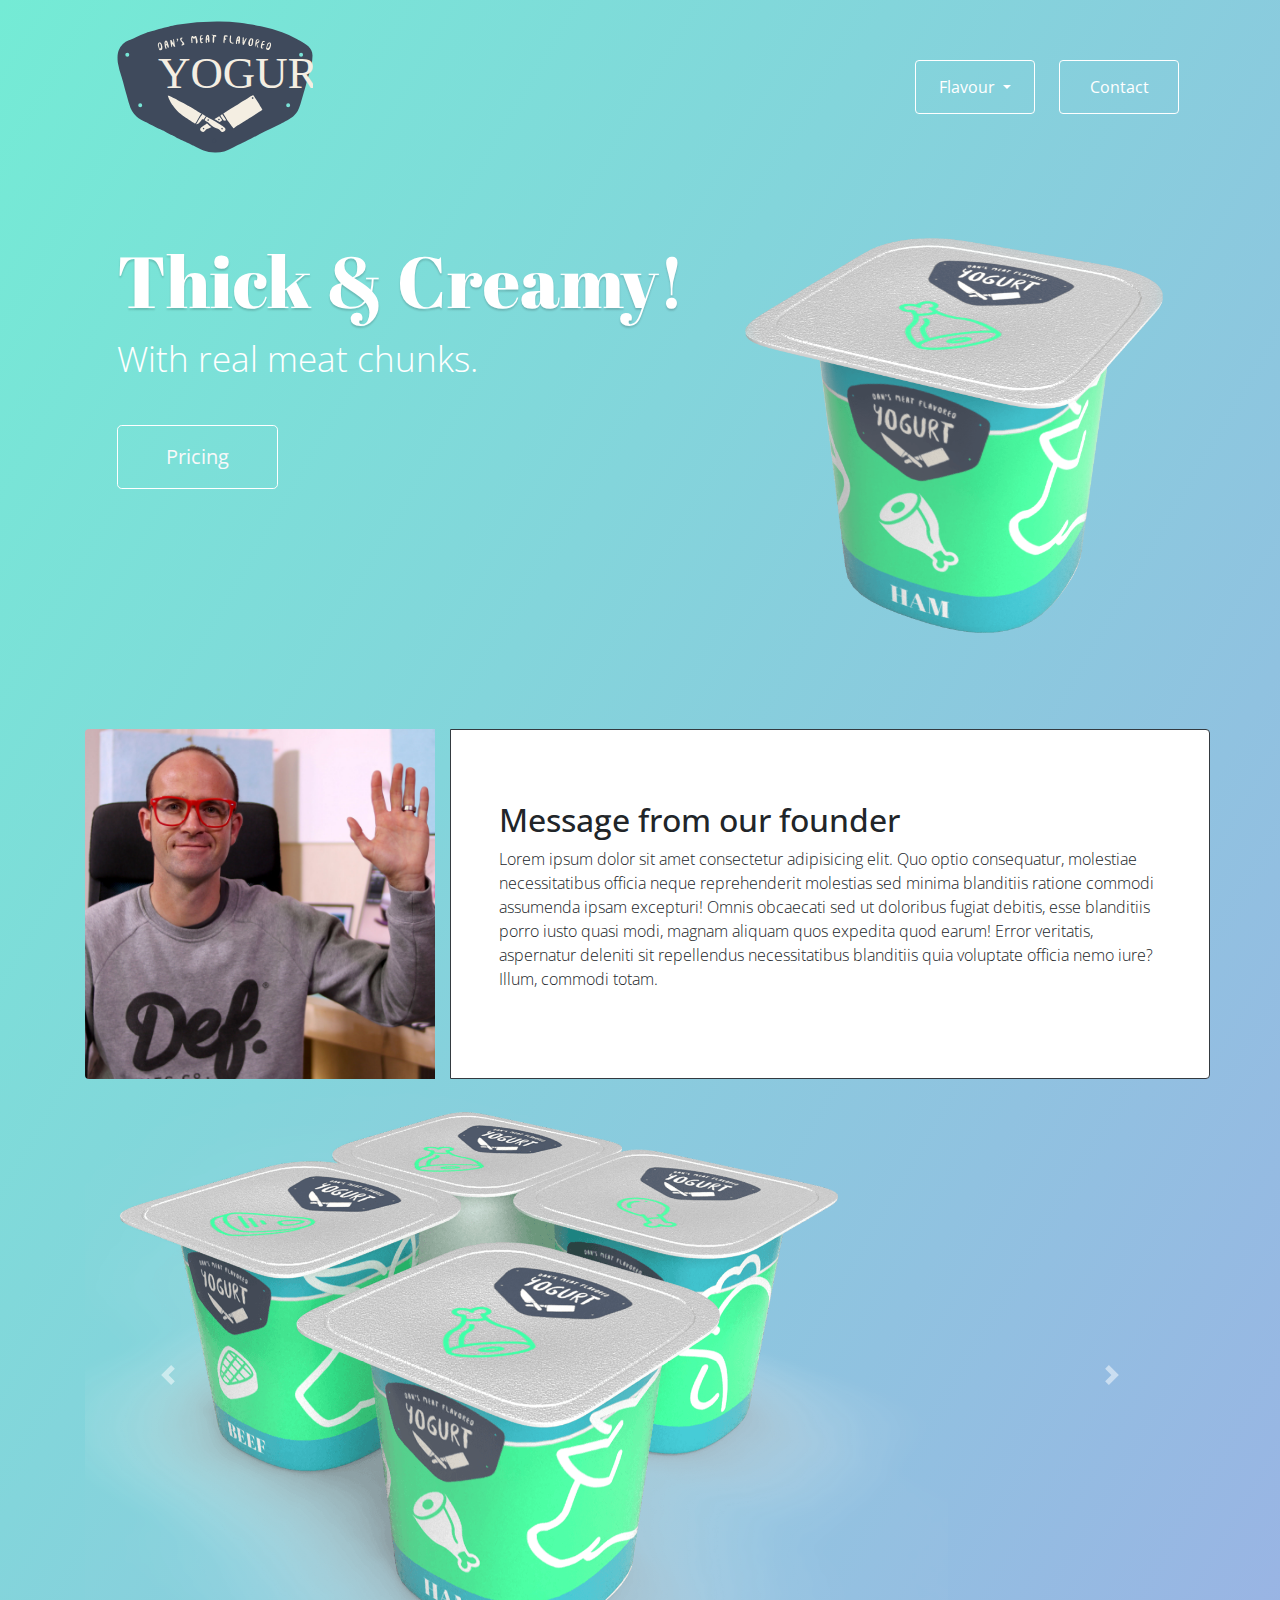
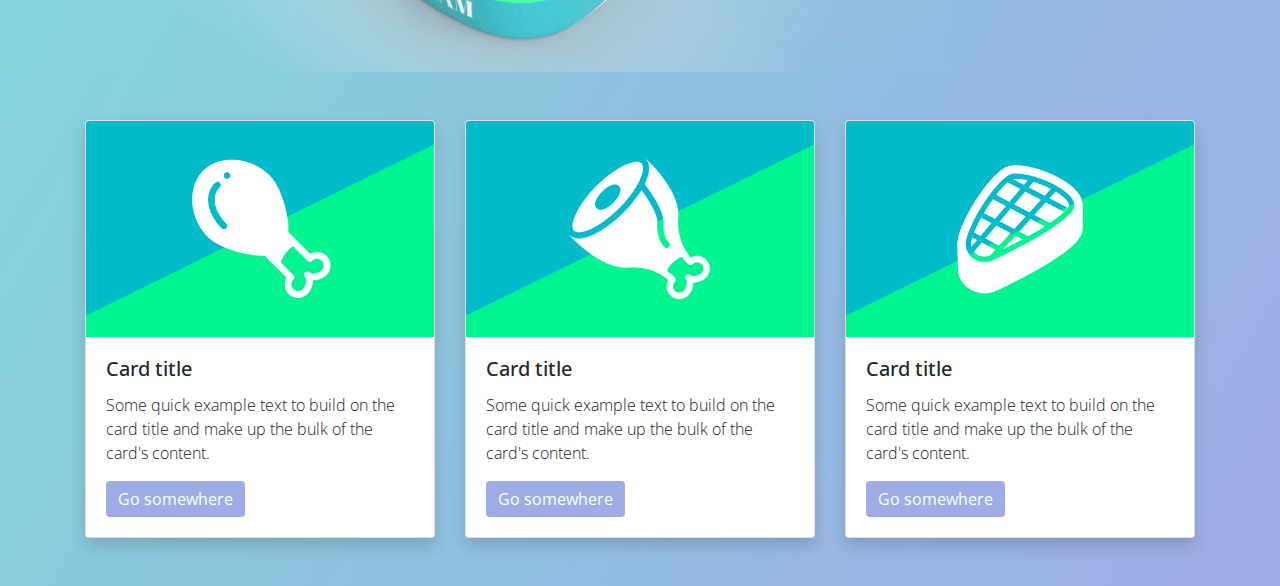
<file: index.html>
<!DOCTYPE html>
<html lang="en">
<head>
    <meta charset="UTF-8">
    <!-- remember to add "shrink-to-fit=no" to content for consistence across browsers -->
    <meta name="viewport" content="width=device-width, initial-scale=1.0 shrink-to-fit=no">
    <title>Document</title>

    <!-- These are my fonts -->
    <link href="https://fonts.googleapis.com/css2?family=Abril+Fatface&family=Open+Sans:wght@300;700&display=swap" rel="stylesheet">

    <!-- This is the Bootstrap CSS -->
    <link rel="stylesheet" href="https://stackpath.bootstrapcdn.com/bootstrap/4.4.1/css/bootstrap.min.css" integrity="sha384-Vkoo8x4CGsO3+Hhxv8T/Q5PaXtkKtu6ug5TOeNV6gBiFeWPGFN9MuhOf23Q9Ifjh" crossorigin="anonymous">
    <!-- my style sheet -->
    <link rel="stylesheet" href="style.css">
</head>
<body>
    
    <div class="container">
        <!-- Navigation -->
        <nav class="navbar navbar-expand-lg navbar-dark bg-transparent">

          <nav class="navbar navbar-light bg-transparent">
            <a class="navbar-brand" href="index.html">
              <img src="images/logo-dans-meat-yogurt.svg" alt="" >
            </a>
          </nav>

          <!-- MOBILE USERS BURGER MENU -->
            <button class="navbar-toggler" type="button" data-toggle="collapse" data-target="#navbarSupportedContent" aria-controls="navbarSupportedContent" aria-expanded="false" aria-label="Toggle navigation">
              <span class="navbar-toggler-icon"></span>
            </button>
          
            <div class="collapse navbar-collapse" id="navbarSupportedContent">
              <ul class="navbar-nav ml-auto float-right">

                <!-- BUTTON DROPDOWN -->
                <li class="btn btn-outline-light mr-4 nav-item dropdown" style="width: 120px;">
                  <a class="nav-link dropdown-toggle text-white" href="#" id="navbarDropdown" role="button" data-toggle="dropdown" aria-haspopup="true" aria-expanded="false">
                    Flavour
                  </a>
                  <div class="dropdown-menu" aria-labelledby="navbarDropdown">
                    <a class="dropdown-item" href="#">Ham</a>
                    <a class="dropdown-item" href="#">Beef</a>
                    <a class="dropdown-item" href="#">Chicken</a>
                  </div>
                </li>

                <!-- BUTTON NORMAL -->
                <li class="nav-item btn btn-outline-light" style="width: 120px;">
                 <a class="nav-link text-white" href="#">Contact</a>
                </li>
                
              </ul>
            
            </div>
        </nav>

        <!-- Jumbotron -->
        <div class="jumbotron">
          <div class="row">
            <div class="col-12 col-md-7 text-center text-md-left">
              <h1 class="display-3 text-white">Thick & Creamy!</h1>
              <p class="lead">With real meat chunks.</p>
              <a class="btn btn-outline-light btn-lg mt-4 px-5 py-3 mb-5 mb-md-0" href="#" role="button">Pricing</a>
            </div>

              <div class="col">
                <img src="images/hero1.png" alt="Dan's meat Yougurt" class="float-right img-fluid">
              </div>
          </div>

        </div>

        <!-- Founders Message -->
        <div class="row">
          <div class="col-12 col-md-4">
            <img src="images/headshot-dan.jpg" class="img-fluid rounded-left border-lg border-0" alt="Dan Walter Scott- Meat Yogurt Founder">

          </div>
          <div class="col-12 col-md-8 bg-white p-5 d-flex align-items-center border border-dark border-lg rounded-right ">
            <section>
              <h2>Message from our founder</h2>
              <p>Lorem ipsum dolor sit amet consectetur adipisicing elit. Quo optio consequatur, molestiae necessitatibus officia neque reprehenderit molestias sed minima blanditiis ratione commodi assumenda ipsam excepturi! Omnis obcaecati sed ut doloribus fugiat debitis, esse blanditiis porro iusto quasi modi, magnam aliquam quos expedita quod earum! Error veritatis, aspernatur deleniti sit repellendus necessitatibus blanditiis quia voluptate officia nemo iure? Illum, commodi totam.
              </p>
            </section>

          </div>
        </div>

        <!-- Carousel -->
        <div id="carouselExampleInterval" class="carousel slide d-none d-md-block carousel-fade" data-ride="carousel">
            <div class="carousel-inner">
              <div class="carousel-item active" data-interval="1500">
                <img src="images/yogurt-1.png" class="d-block w-100" alt="...">
              </div>
              <div class="carousel-item" data-interval="1500">
                <img src="images/yogurt-2.png" class="d-block w-100" alt="...">
              </div>
              <div class="carousel-item"  data-interval="1500">
                <img src="images/yogurt-3.png" class="d-block w-100" alt="...">
              </div>
            </div>
            <a class="carousel-control-prev" href="#carouselExampleInterval" role="button" data-slide="prev">
              <span class="carousel-control-prev-icon" aria-hidden="true"></span>
              <span class="sr-only">Previous</span>
            </a>
            <a class="carousel-control-next" href="#carouselExampleInterval" role="button" data-slide="next">
              <span class="carousel-control-next-icon" aria-hidden="true"></span>
              <span class="sr-only">Next</span>
            </a>
          </div>

          <!-- Cards -->
          <div class="card-deck my-5">
            
            	<div class="card shadow" style="width: 18rem;">
            	  <img src="images/product1.png" class="card-img-top" alt="...">
            	  <div class="card-body">
            	    <h5 class="card-title">Card title</h5>
            	    <p class="card-text">Some quick example text to build on the card title and make up the bulk of the card's content.</p>
            	    <a href="#" class="btn btn-primary stretched-link">Go somewhere</a>
            	  </div>
              </div>
            
              <div class="card shadow" style="width: 18rem;">
            	  <img src="images/product2.png" class="card-img-top" alt="...">
            	  <div class="card-body">
            	    <h5 class="card-title">Card title</h5>
            	    <p class="card-text">Some quick example text to build on the card title and make up the bulk of the card's content.</p>
            	    <a href="#" class="btn btn-primary stretched-link">Go somewhere</a>
            	  </div>
            	</div>
            	<div class="card shadow" style="width: 18rem;">
            	  <img src="images/product3.png" class="card-img-top" alt="...">
            	  <div class="card-body">
            	    <h5 class="card-title">Card title</h5>
            	    <p class="card-text">Some quick example text to build on the card title and make up the bulk of the card's content.</p>
            	    <a href="#" class="btn btn-primary stretched-link">Go somewhere</a>
            	  </div>
            	</div>
          </div>

    </div>




    <!-- This is the Bootstrap JS -->
    <script src="https://code.jquery.com/jquery-3.4.1.slim.min.js"
        integrity="sha384-J6qa4849blE2+poT4WnyKhv5vZF5SrPo0iEjwBvKU7imGFAV0wwj1yYfoRSJoZ+n"
        crossorigin="anonymous"></script>
    <script src="https://cdn.jsdelivr.net/npm/popper.js@1.16.0/dist/umd/popper.min.js"
        integrity="sha384-Q6E9RHvbIyZFJoft+2mJbHaEWldlvI9IOYy5n3zV9zzTtmI3UksdQRVvoxMfooAo"
        crossorigin="anonymous"></script>
    <script src="https://stackpath.bootstrapcdn.com/bootstrap/4.4.1/js/bootstrap.min.js"
        integrity="sha384-wfSDF2E50Y2D1uUdj0O3uMBJnjuUD4Ih7YwaYd1iqfktj0Uod8GCExl3Og8ifwB6"
        crossorigin="anonymous"></script>
</body>
</html>
</file>
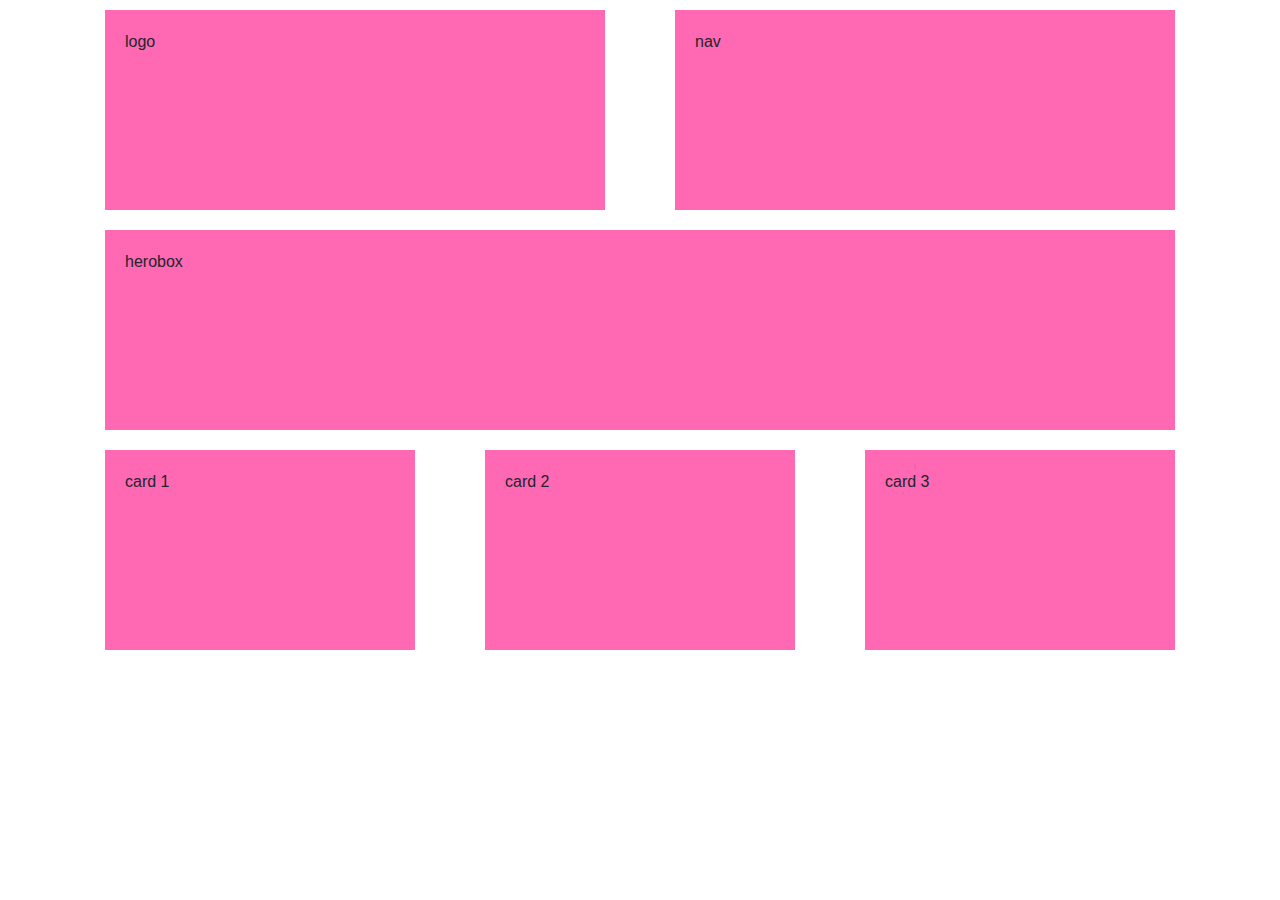
<file: layout-a.html>
<!DOCTYPE html>
<html lang="en">
<head>
    <meta charset="UTF-8">
    <meta name="viewport" content="width=device-width, initial-scale=1.0 shrink-to-fit=no">
    <title>Document</title>

    <!-- This is the Bootstrap CSS -->
    <link rel="stylesheet" href="https://stackpath.bootstrapcdn.com/bootstrap/4.4.1/css/bootstrap.min.css" integrity="sha384-Vkoo8x4CGsO3+Hhxv8T/Q5PaXtkKtu6ug5TOeNV6gBiFeWPGFN9MuhOf23Q9Ifjh" crossorigin="anonymous">

    <style>
        .mybox{
            background-color: hotpink;
            min-height: 200px;
            margin: 10px 20px;
            padding: 20px;
        }
    </style>
</head>
<body>
    <div class="container">
        <div class="row">
            <div class="col">
                <div class="mybox">logo</div>
            </div>
            <div class="col">
                <div class="mybox">nav</div>
            </div>
        </div>


        <div class="row">
            <div class="col">
                <div class="mybox">herobox</div>
            </div>
        </div>

        <div class="row">
            <div class="col"><div class="mybox">card 1</div></div>
            <div class="col"><div class="mybox">card 2</div></div>
            <div class="col"><div class="mybox">card 3</div></div>
        </div>
    </div>
</body>
</html>
</file>
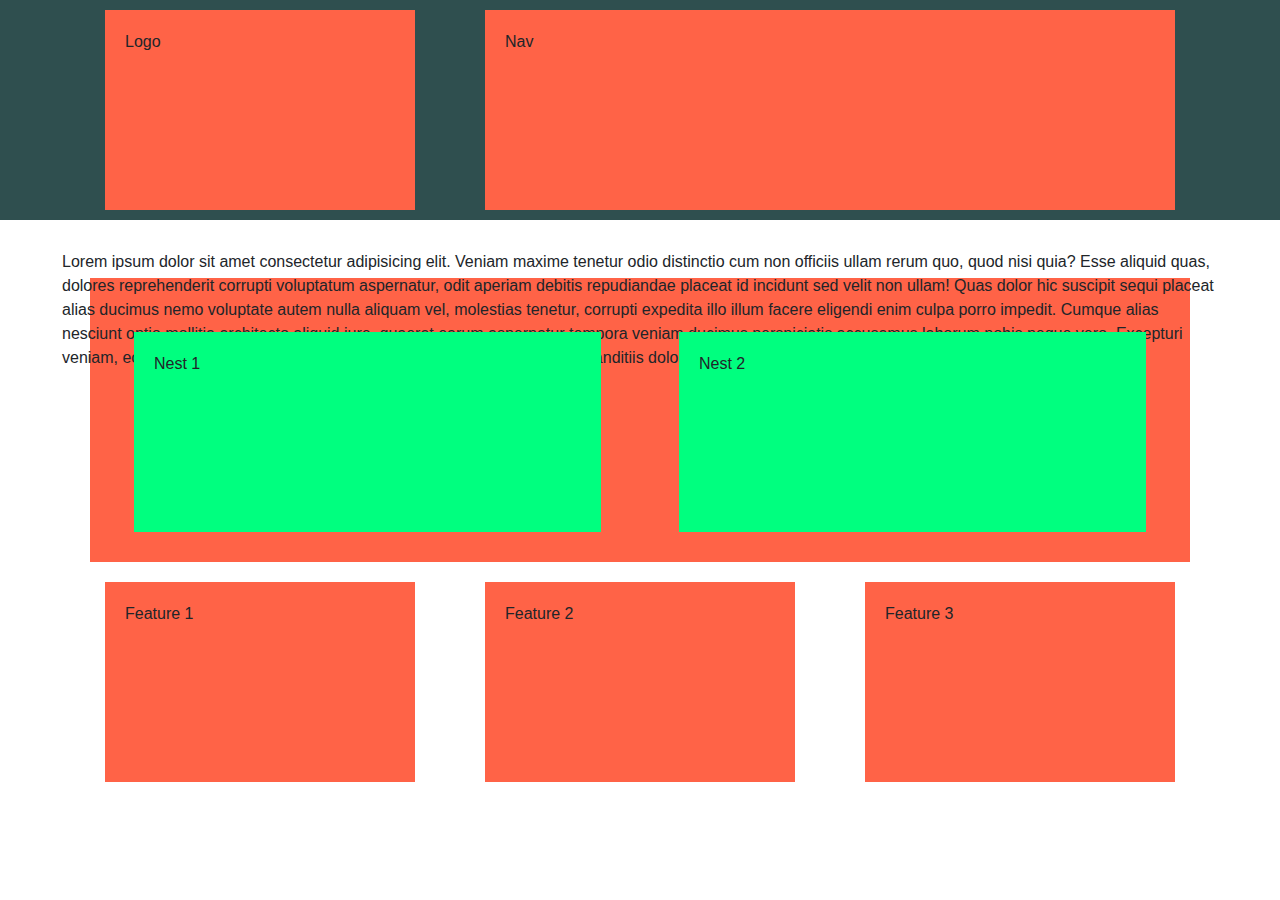
<file: layout-b.html>
<!DOCTYPE html>
<html lang="en">
<head>
    <meta charset="UTF-8">
    <meta name="viewport" content="width=device-width, initial-scale=1.0 shrink-to-fit=no">
    <title>Document</title>

    <!-- This is the Bootstrap CSS -->
    <link rel="stylesheet" href="https://stackpath.bootstrapcdn.com/bootstrap/4.4.1/css/bootstrap.min.css" integrity="sha384-Vkoo8x4CGsO3+Hhxv8T/Q5PaXtkKtu6ug5TOeNV6gBiFeWPGFN9MuhOf23Q9Ifjh" crossorigin="anonymous">

    <style>
        .mybox1{
            background-color: tomato;
            min-height: 200px;
            margin: 10px 20px;
            padding: 20px;
        }

        .mybox2{
            background-color: springgreen;
            min-height: 200px;
            margin: 10px 20px;
            padding: 20px;
        }

        .mybg1{
            background-color: darkslategray;

        }


    </style>
</head>
<body>
    <header class="fuild-container mybg1 mb-5"> 
        <div class="container">
            <div class="row">
                <div class="col-4">
                    <div class="mybox1">Logo</div>
                </div>
                <nav class="col">
                    <div class="mybox1">Nav</div>
                </nav>
            </div>
        </div>
    </header>

<div class="container">
    <div class="row">
        <div class="mybox1">
            <p class="m-5 m-md-0 m-lg-n5">Lorem ipsum dolor sit amet consectetur adipisicing elit. Veniam maxime tenetur odio distinctio cum non
                officiis ullam rerum quo, quod nisi quia? Esse aliquid quas, dolores reprehenderit corrupti voluptatum
                aspernatur, odit aperiam debitis repudiandae placeat id incidunt sed velit non ullam! Quas dolor hic
                suscipit sequi placeat alias ducimus nemo voluptate autem nulla aliquam vel, molestias tenetur, corrupti
                expedita illo illum facere eligendi enim culpa porro impedit. Cumque alias nesciunt optio mollitia
                architecto aliquid iure, quaerat earum aspernatur tempora veniam ducimus perspiciatis accusamus laborum
                nobis neque vero. Excepturi veniam, eos maiores assumenda nemo at consequatur eveniet, optio qui
                blanditiis dolorem!</p>
                <div class="row">
                    <div class="col"><div class="mybox2 mx-4">Nest 1</div></div>
                    <div class="col"><div class="mybox2 mx-4">Nest 2</div></div>
                </div>
        </div>
    </div>

    <div class="row mb-5">
        <div class="col">
            <div class="mybox1">Feature 1</div>
        </div>
        <div class="col">
            <div class="mybox1">Feature 2</div>
        </div>
        <div class="col">
            <div class="mybox1">Feature 3</div>
        </div>
    </div>
</div>
    
</body>
</html>
</file>
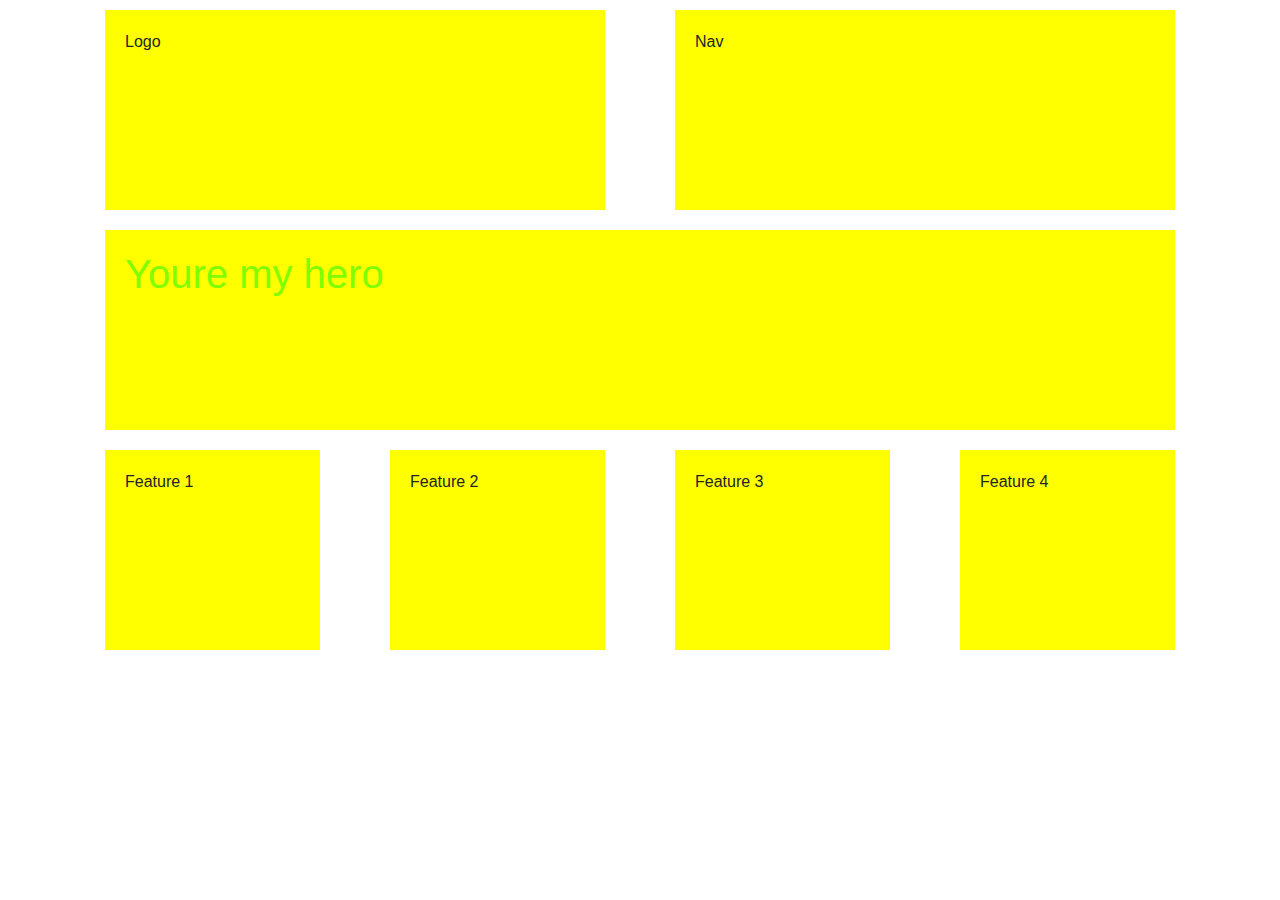
<file: layout-c.html>
<!DOCTYPE html>
<html lang="en">
<head>
    <meta charset="UTF-8">
    <meta name="viewport" content="width=device-width, initial-scale=1.0 shrink-to-fit=no">
    <title>Document</title>

    <!-- This is the Bootstrap CSS -->
    <link rel="stylesheet" href="https://stackpath.bootstrapcdn.com/bootstrap/4.4.1/css/bootstrap.min.css" integrity="sha384-Vkoo8x4CGsO3+Hhxv8T/Q5PaXtkKtu6ug5TOeNV6gBiFeWPGFN9MuhOf23Q9Ifjh" crossorigin="anonymous">

    <link rel="stylesheet" href="layout-c.css">

</head>
<body>

    <header class="container">
        <div class="row">
            <div class="col-12 col-md-6">
                <div class="mybox">Logo</div>
            </div>
            <div class="col">
                <nav class="mybox">Nav</nav>
            </div>
        </div>
    
        <main class="row">
            <div class="col">
                <div class="mybox">
                    <h1>Youre my hero</h1>
                </div>
            </div>
        </main>
        <div class="row">
            <div class="col-12 col-md-4 col-lg-3"><div class="mybox">Feature 1</div></div>
            <div class="col-12 col-md-4 col-lg-3"><div class="mybox">Feature 2</div></div>
            <div class="col-12 col-md-4 col-lg-3"><div class="mybox">Feature 3</div></div>
            <div class="col-12 d-md-none d-lg-block col-lg-3"><div class="mybox">Feature 4</div></div>
        </div>
    </header>
</body>
</html>
</file>
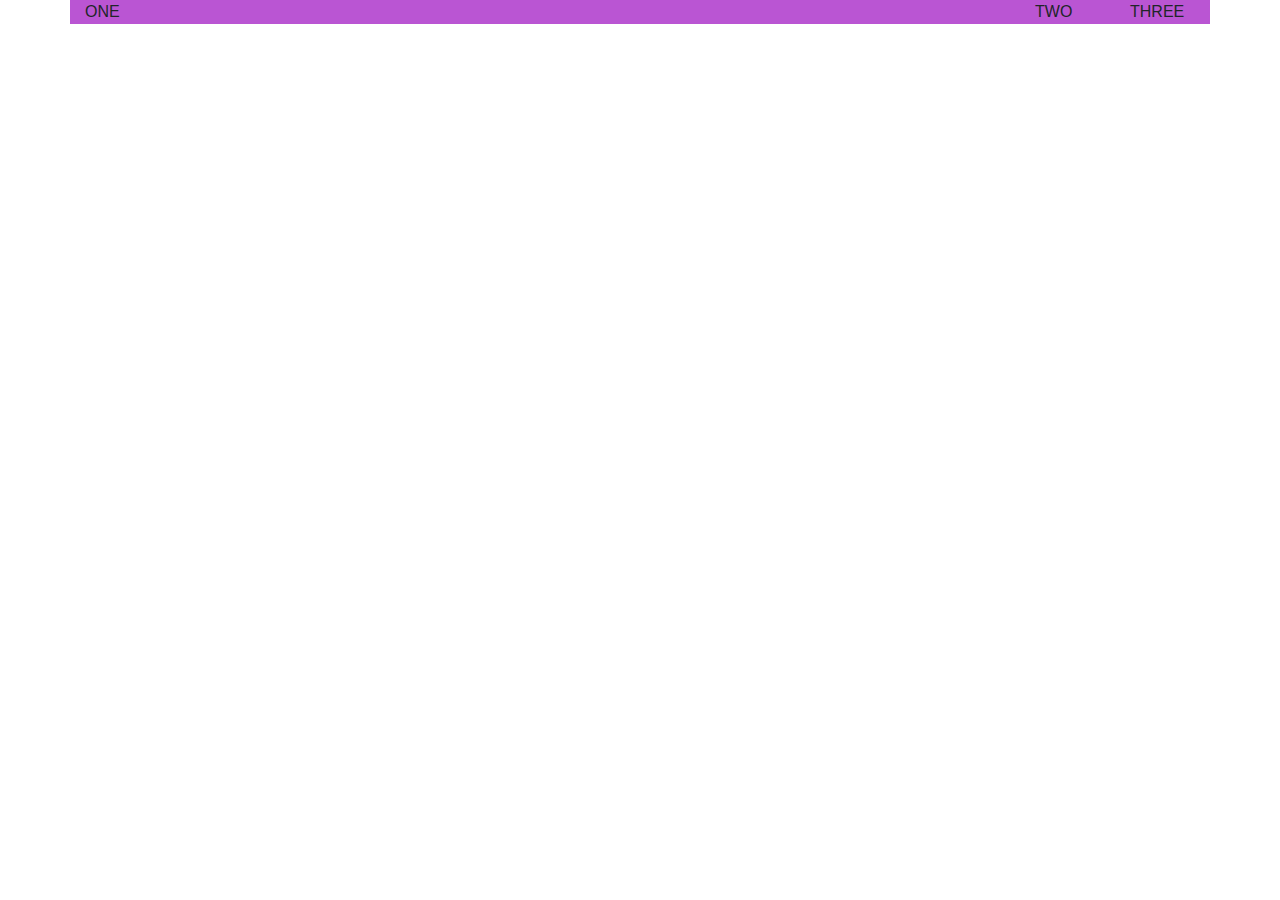
<file: overveiw-layout.html>
<!DOCTYPE html>
<html lang="en">
<head>
    <meta charset="UTF-8">
    <meta name="viewport" content="width=device-width, initial-scale=1.0 shrink-to-fit=no">
    <title>Document</title>
    <link rel="stylesheet" href="https://stackpath.bootstrapcdn.com/bootstrap/4.4.1/css/bootstrap.min.css" integrity="sha384-Vkoo8x4CGsO3+Hhxv8T/Q5PaXtkKtu6ug5TOeNV6gBiFeWPGFN9MuhOf23Q9Ifjh" crossorigin="anonymous">


    <style>
        .container{
            background-color: mediumorchid;
        }
    </style>
</head>

<body>
<div class="container">
    <div class="row">
        <div class="col-lg-10 col-sm-6 col-4">ONE</div>
        <div class="col-lg-1 col-sm-3 col-4">TWO</div>
        <div class="col-lg-1 col-sm-3 col-4">THREE</div>
    </div>
    
</div>
    
</body>
</html>
</file>
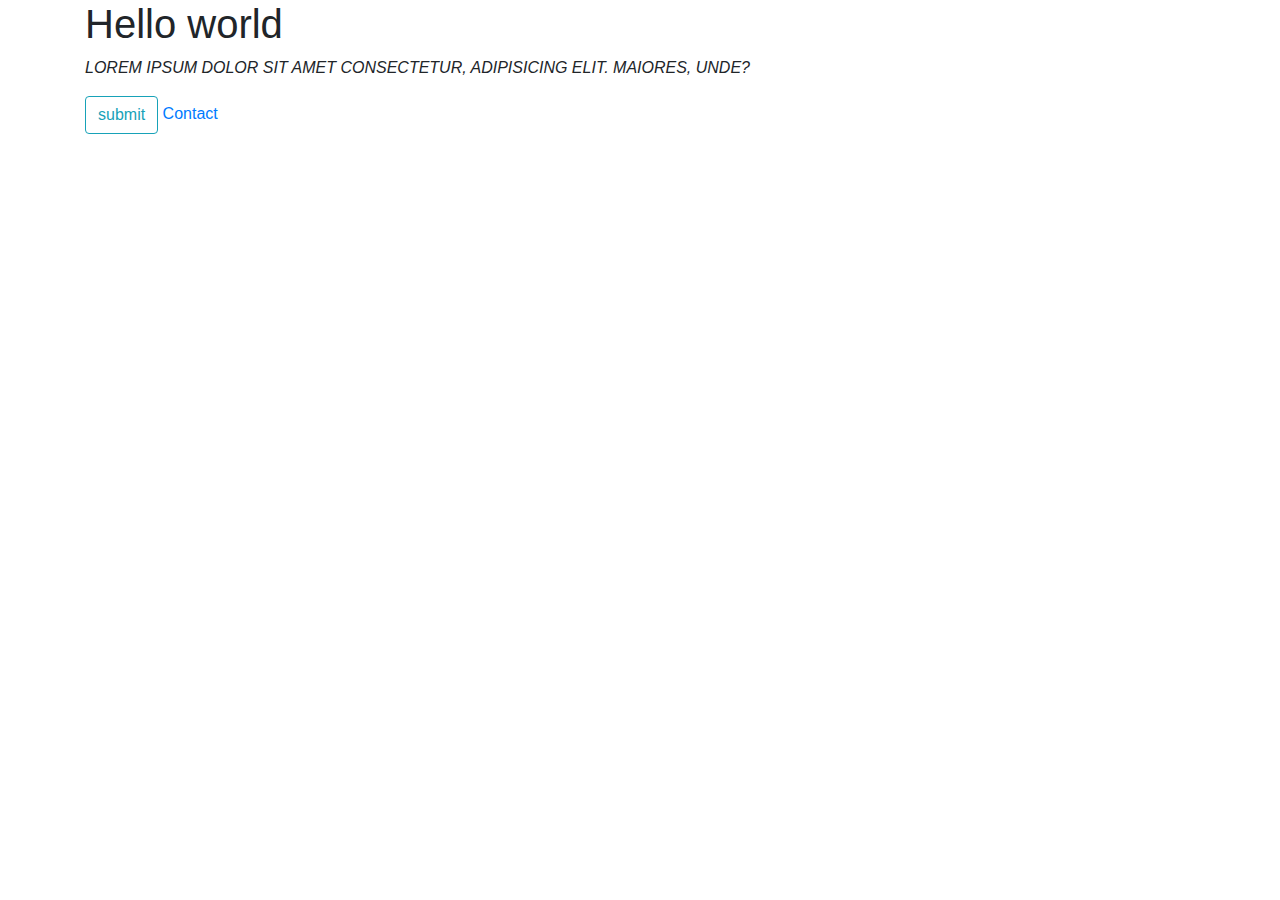
<file: overview-style.html>
<!DOCTYPE html>
<html lang="en">
<head>
    <meta charset="UTF-8">
    <!-- remember to add "shrink-to-fit=no" to content for consistence across browsers -->
    <meta name="viewport" content="width=device-width, initial-scale=1.0 shrink-to-fit=no">
    <title>Document</title>

    <!-- This is the Bootstrap CSS -->
    <link rel="stylesheet" href="https://stackpath.bootstrapcdn.com/bootstrap/4.4.1/css/bootstrap.min.css" integrity="sha384-Vkoo8x4CGsO3+Hhxv8T/Q5PaXtkKtu6ug5TOeNV6gBiFeWPGFN9MuhOf23Q9Ifjh" crossorigin="anonymous">
</head>
<body>
    
    <div class="container">
        <h1>Hello world</h1>
        <p class="text-uppercase font-italic">Lorem ipsum dolor sit amet consectetur, adipisicing elit. Maiores, unde?</p>
        <button type="button" class="btn btn-outline-info">submit</button>
        <a href="#">Contact</a>
    </div>




    <!-- This is the Bootstrap JS -->
    <script src="https://code.jquery.com/jquery-3.4.1.slim.min.js"
        integrity="sha384-J6qa4849blE2+poT4WnyKhv5vZF5SrPo0iEjwBvKU7imGFAV0wwj1yYfoRSJoZ+n"
        crossorigin="anonymous"></script>
    <script src="https://cdn.jsdelivr.net/npm/popper.js@1.16.0/dist/umd/popper.min.js"
        integrity="sha384-Q6E9RHvbIyZFJoft+2mJbHaEWldlvI9IOYy5n3zV9zzTtmI3UksdQRVvoxMfooAo"
        crossorigin="anonymous"></script>
    <script src="https://stackpath.bootstrapcdn.com/bootstrap/4.4.1/js/bootstrap.min.js"
        integrity="sha384-wfSDF2E50Y2D1uUdj0O3uMBJnjuUD4Ih7YwaYd1iqfktj0Uod8GCExl3Og8ifwB6"
        crossorigin="anonymous"></script>
</body>
</html>
</file>
<file: style.css>
body{
    font-family: 'Open Sans', sans-serif;
    font-weight: 300;
    background-image: linear-gradient(to bottom right, #74EBD5,#9FACE6);
}

h1{
    font-family: 'Abril Fatface', cursive;
    text-shadow: 0px 2px 2px rgba(0, 0, 0, 0.171);
}

.jumbotron{
    background-color: transparent;
}

.lead{
    color: white;
    font-size: 2.2rem;
}

.btn-outline-light{
    border-color: white;
}

.btn-outline-light:hover{
    background-color: rgba(255, 255, 255, 0.164);
}

.btn-primary, .btn-primary:hover{
    background-color: #9FACE6;
    border: #9FACE6;
}
</file>
<file: layout-c.css>
/* Extra small devices (portrait phones, less than 576px)
No media query for `xs` since this is the default in Bootstrap */


.mybox{
    background-color: yellow;
    min-height: 200px;
    margin: 10px 20px;
    padding: 20px;
}

h1{
    color: teal;
}


/*  Small devices (landscape phones, 576px and up) */
@media (min-width: 576px) { 
h1{
    color: violet;
}
}

/* Medium devices (tablets, 768px and up) */
@media (min-width: 768px) { 

}

/* Large devices (desktops, 992px and up) */
@media (min-width: 992px) { 
    h1{
        color: chartreuse;
    }
}

/* Extra large devices (large desktops, 1200px and up) */
@media (min-width: 1200px) {

}
</file>
